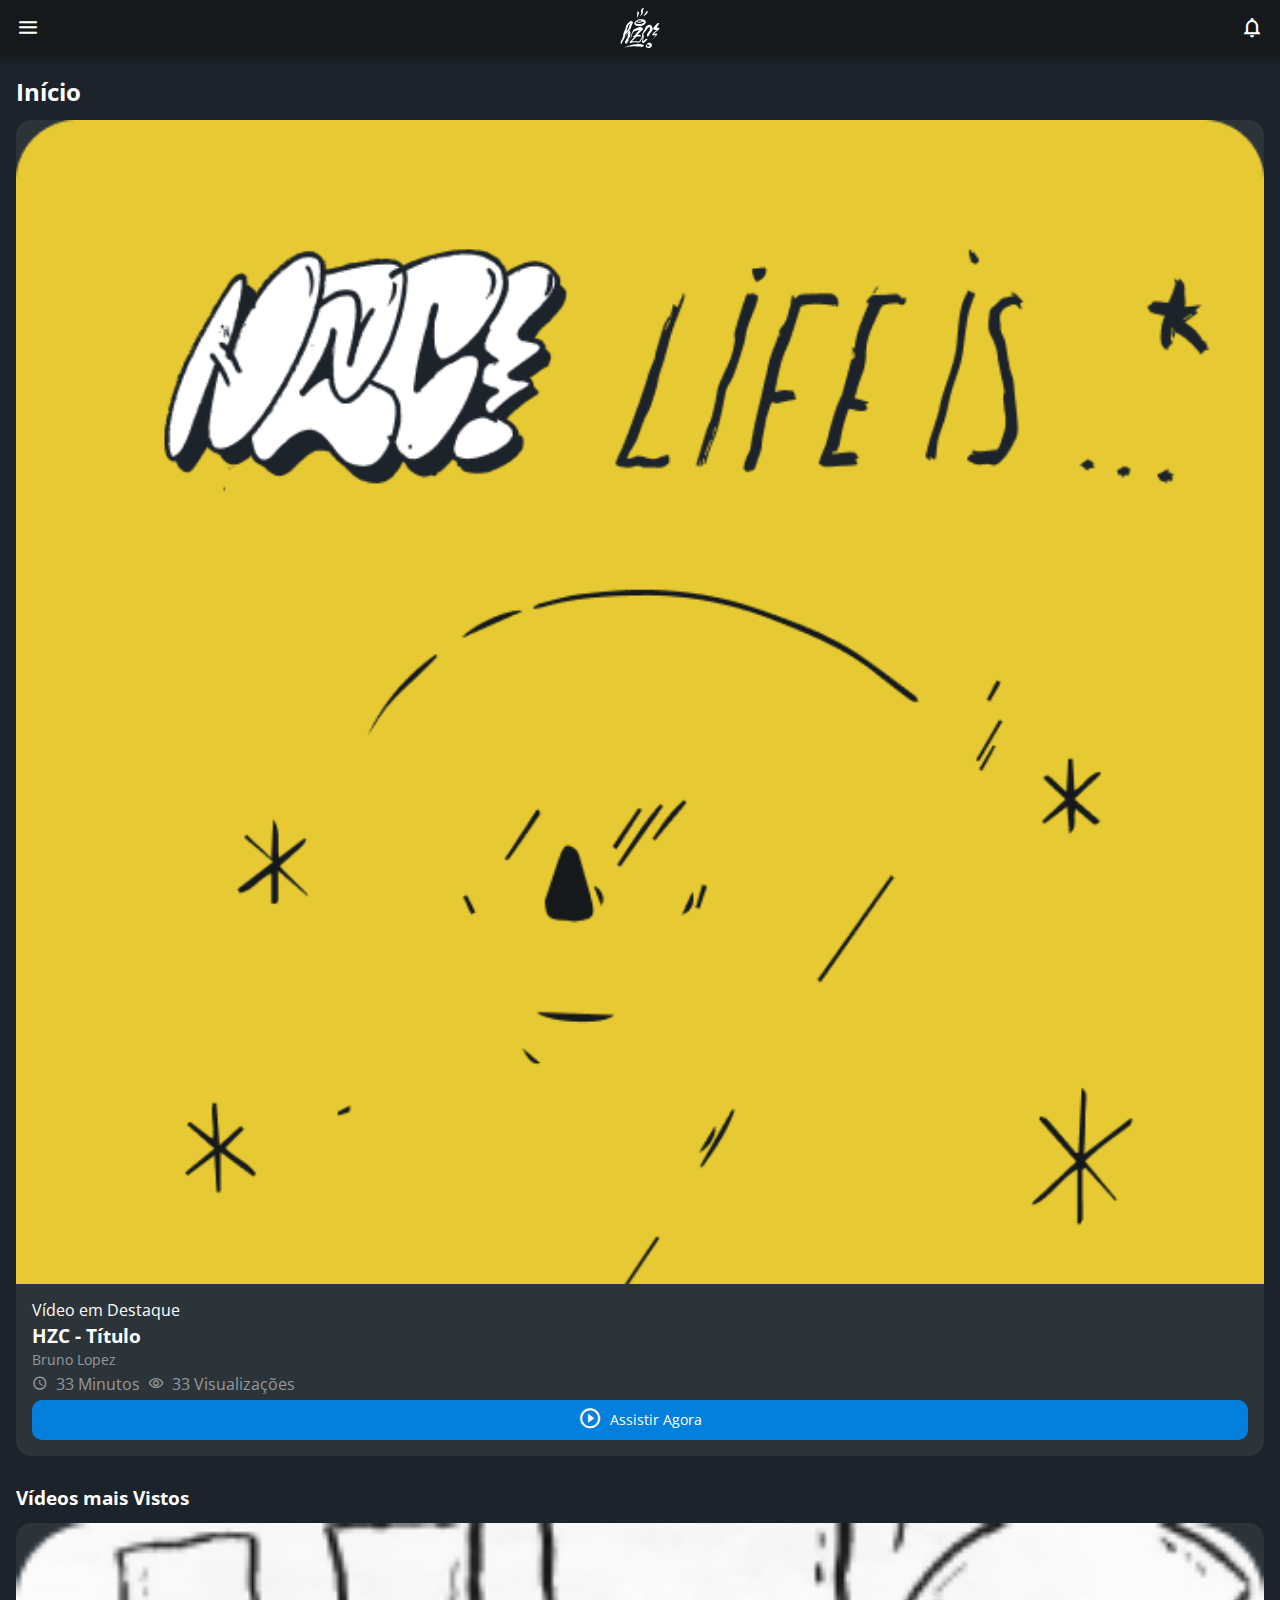
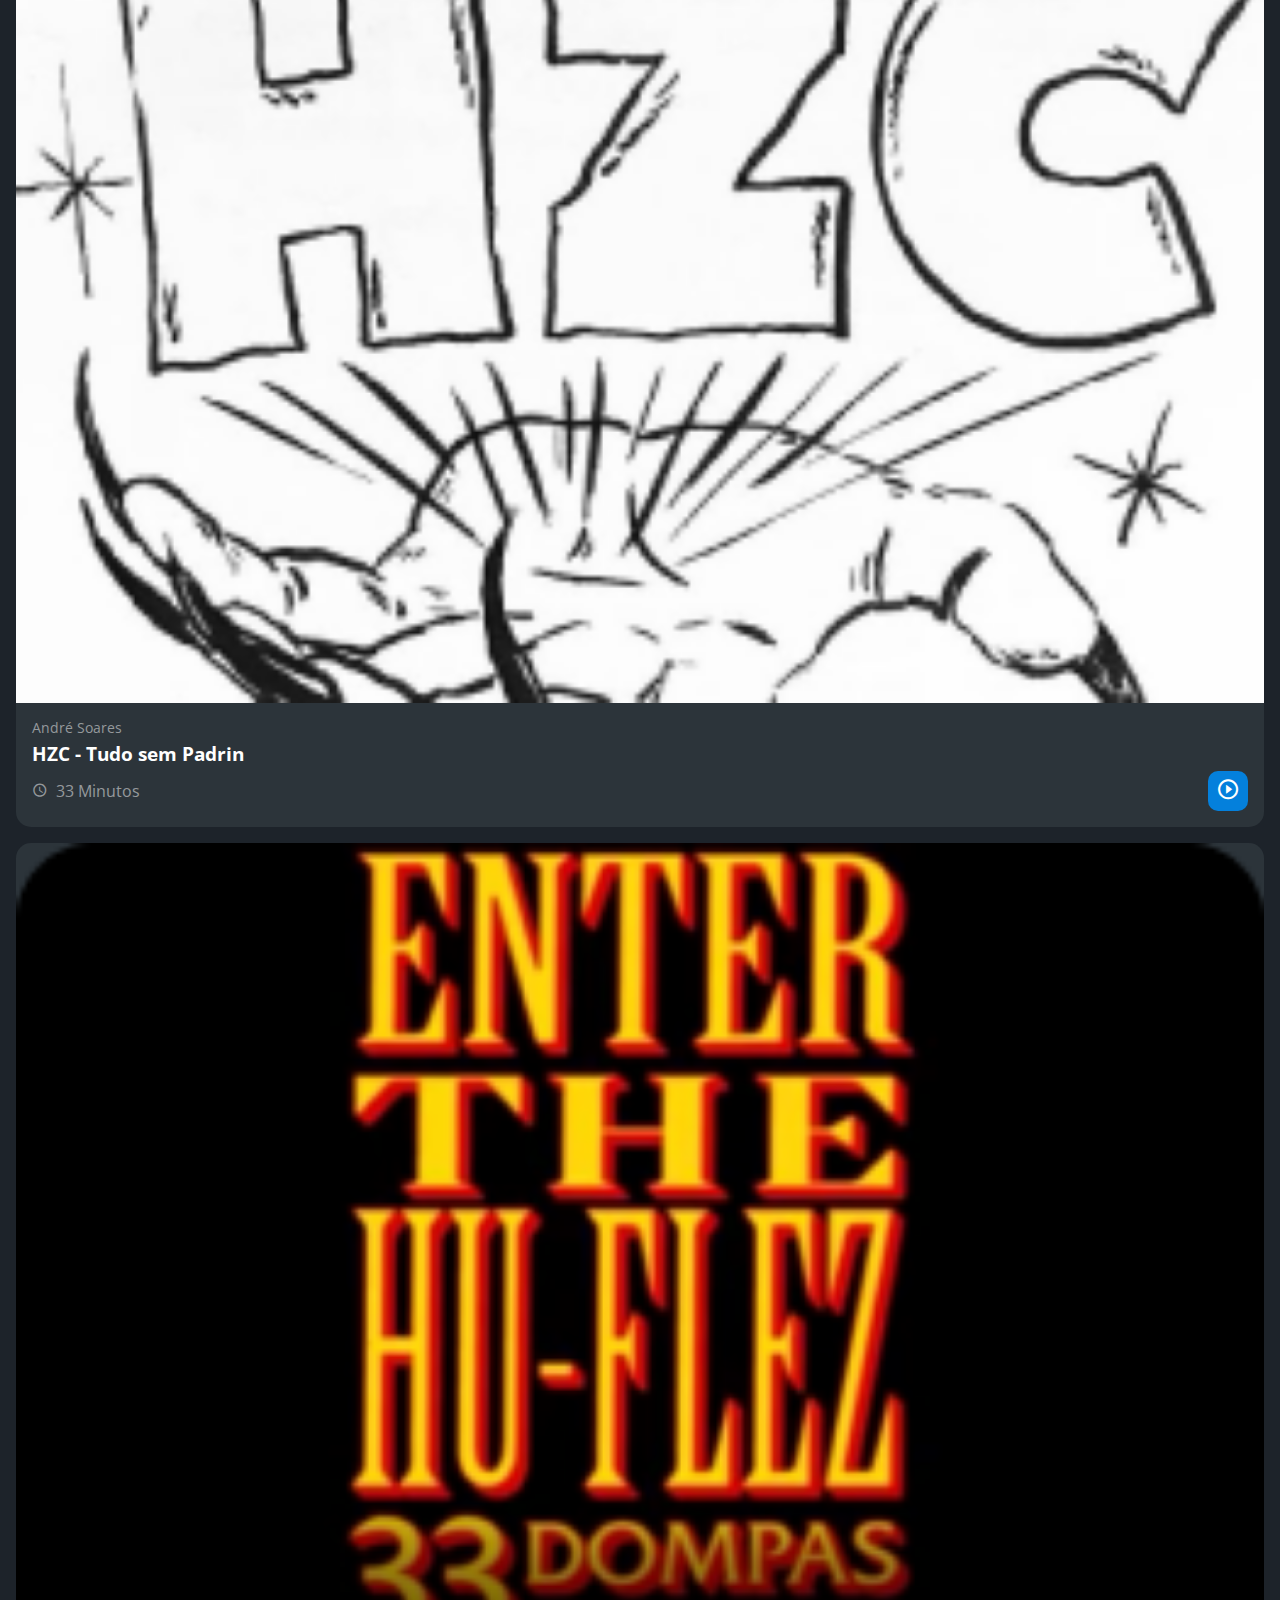
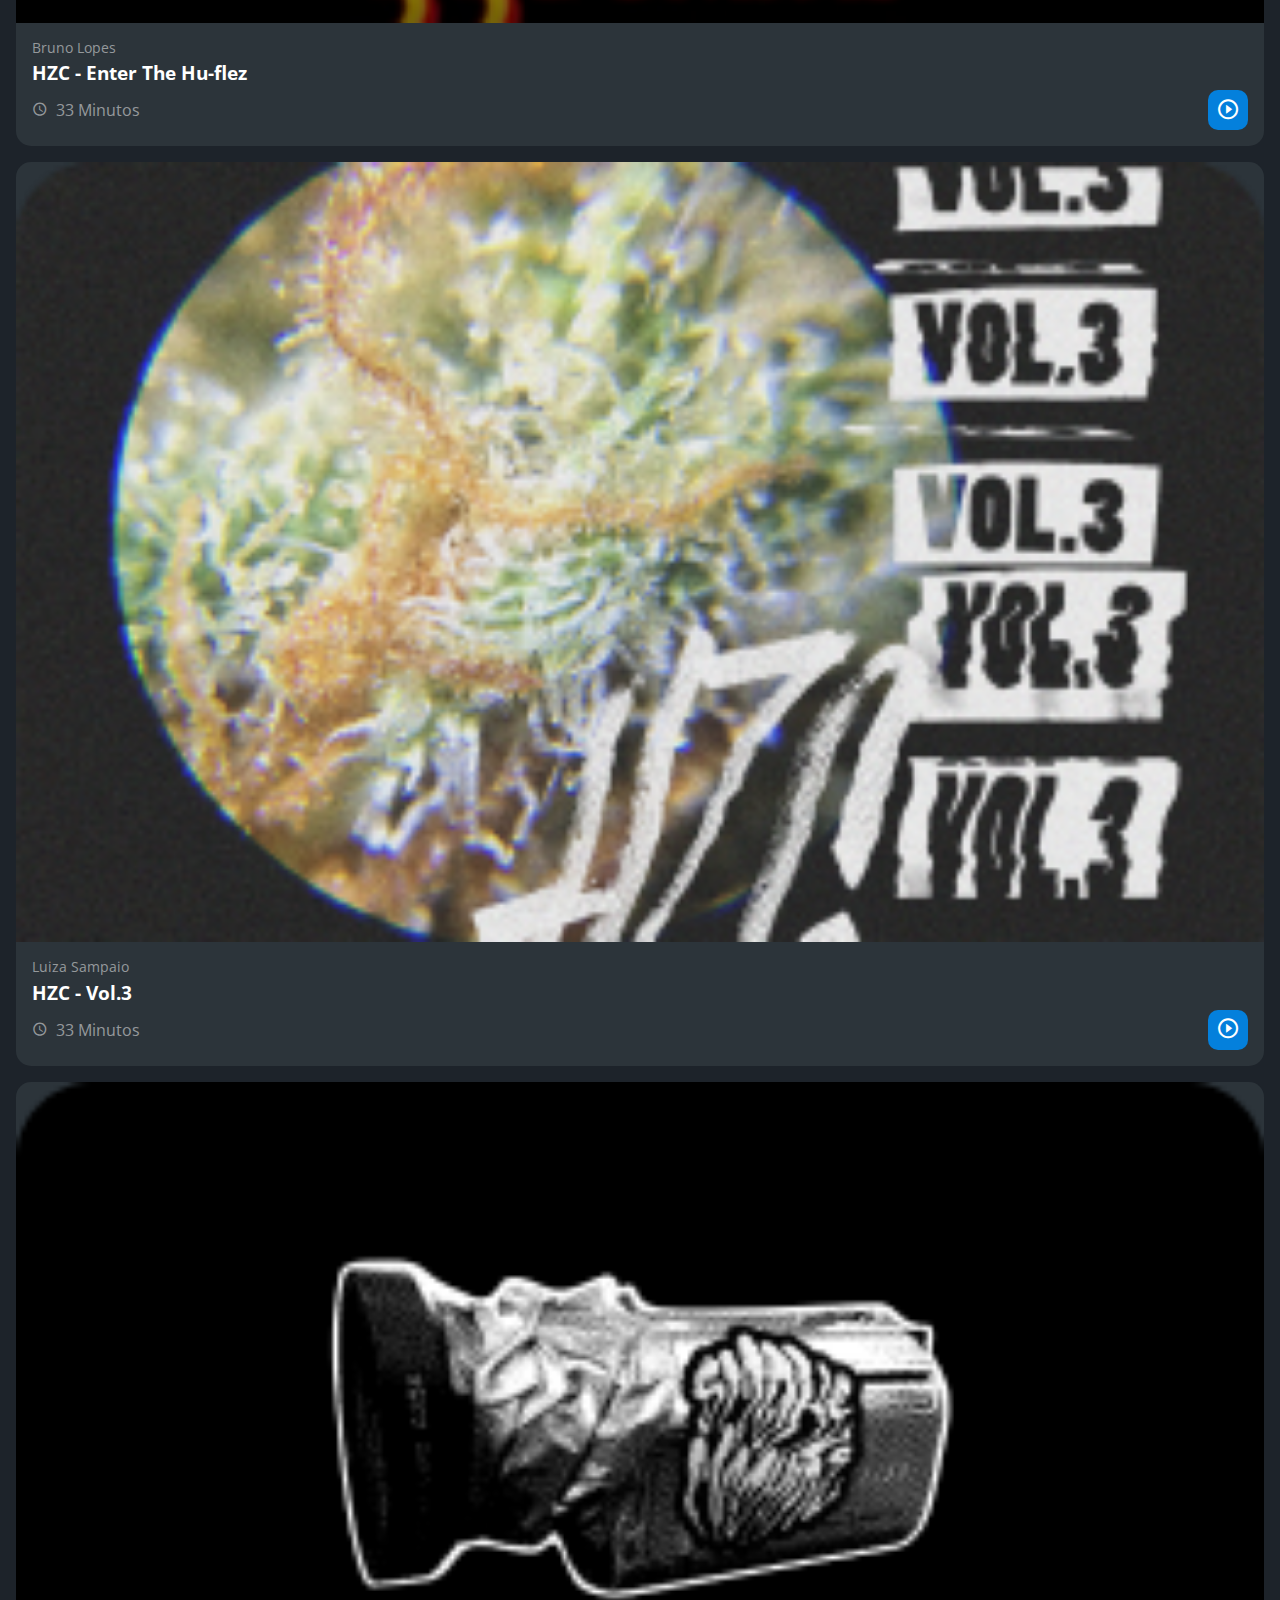
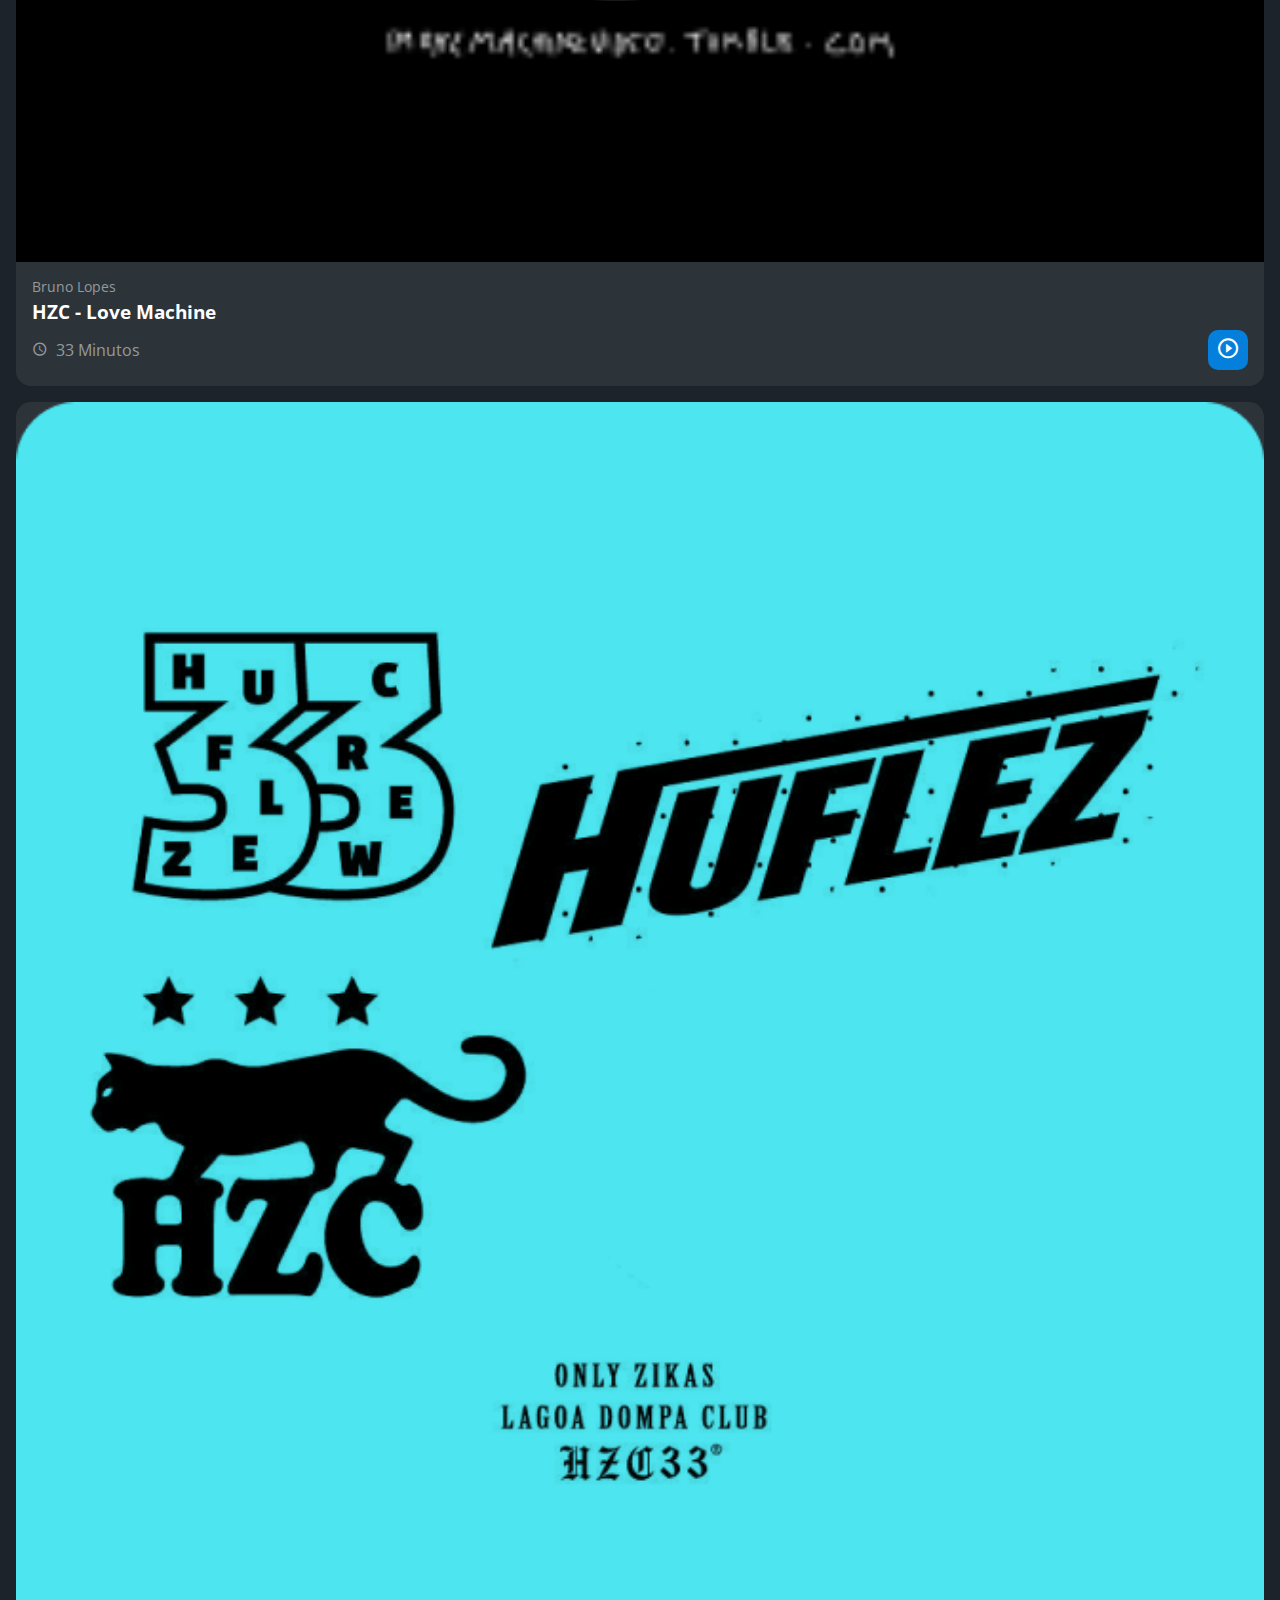
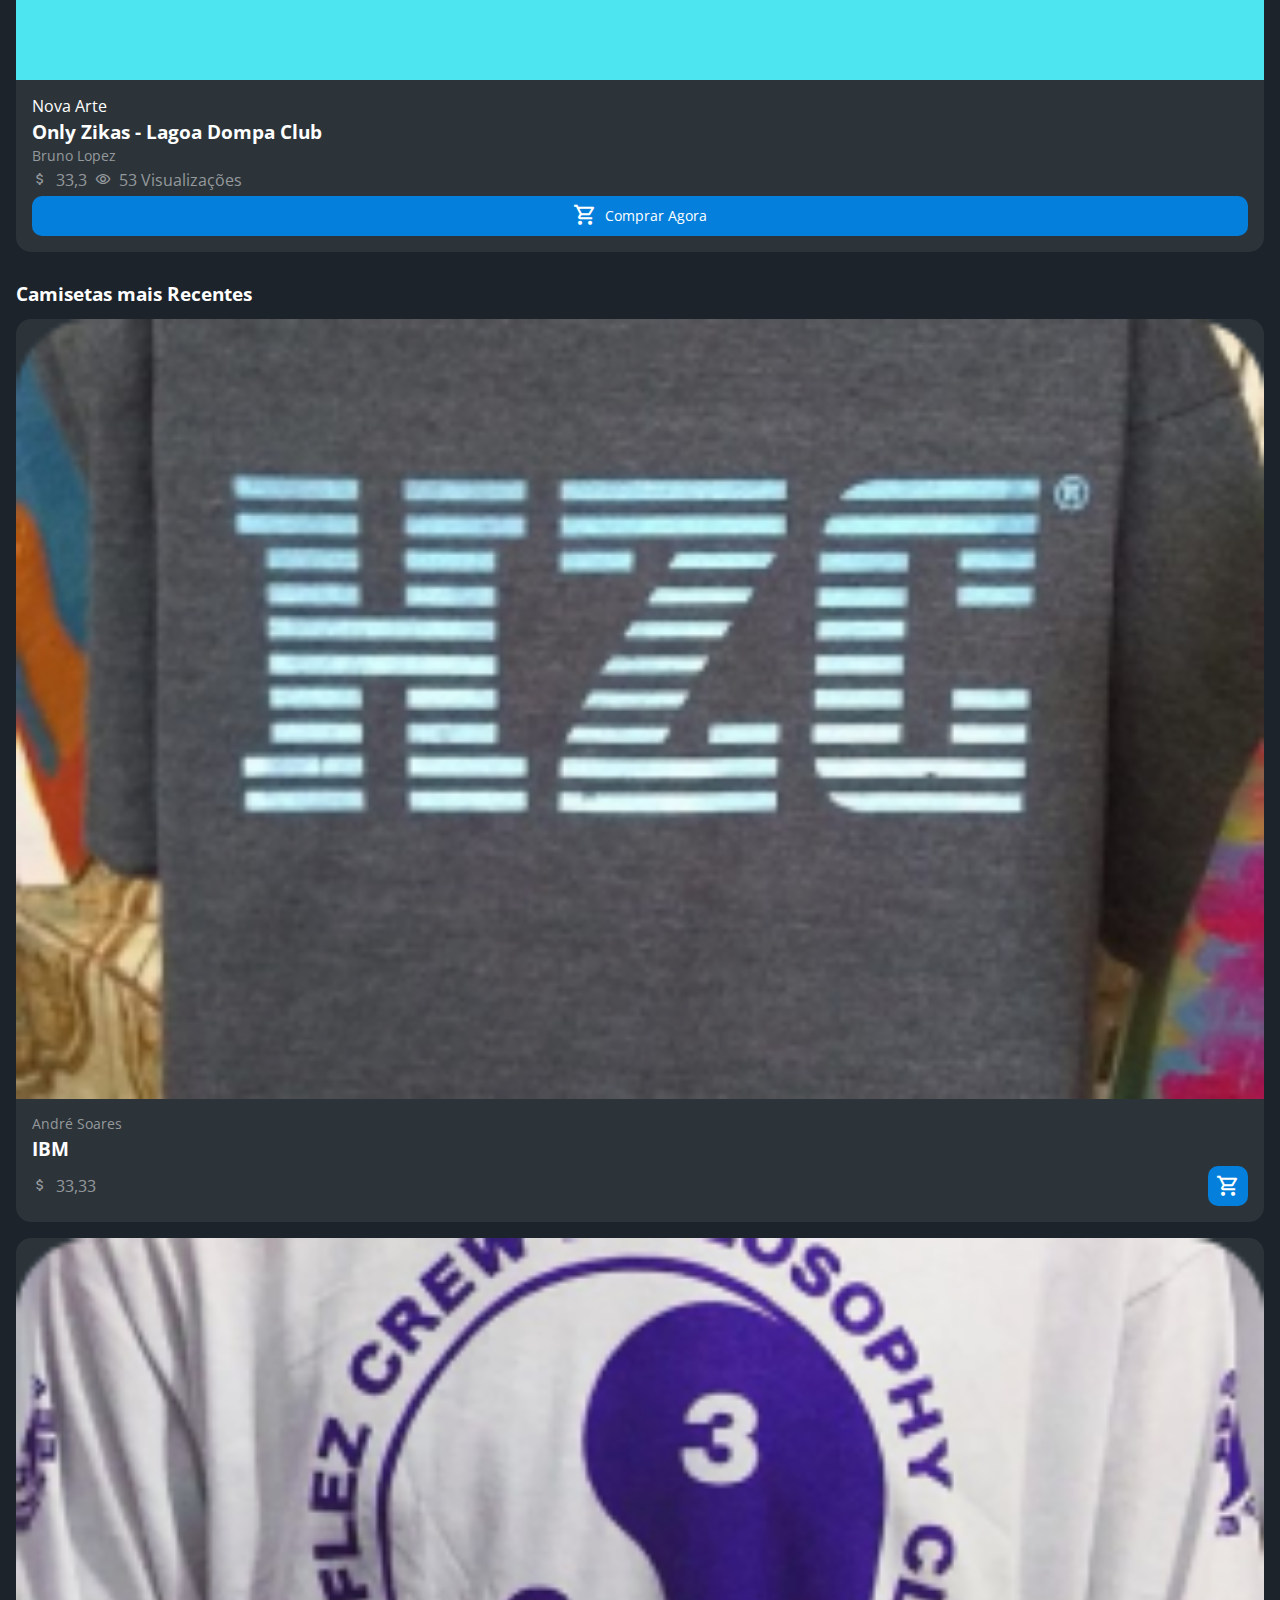
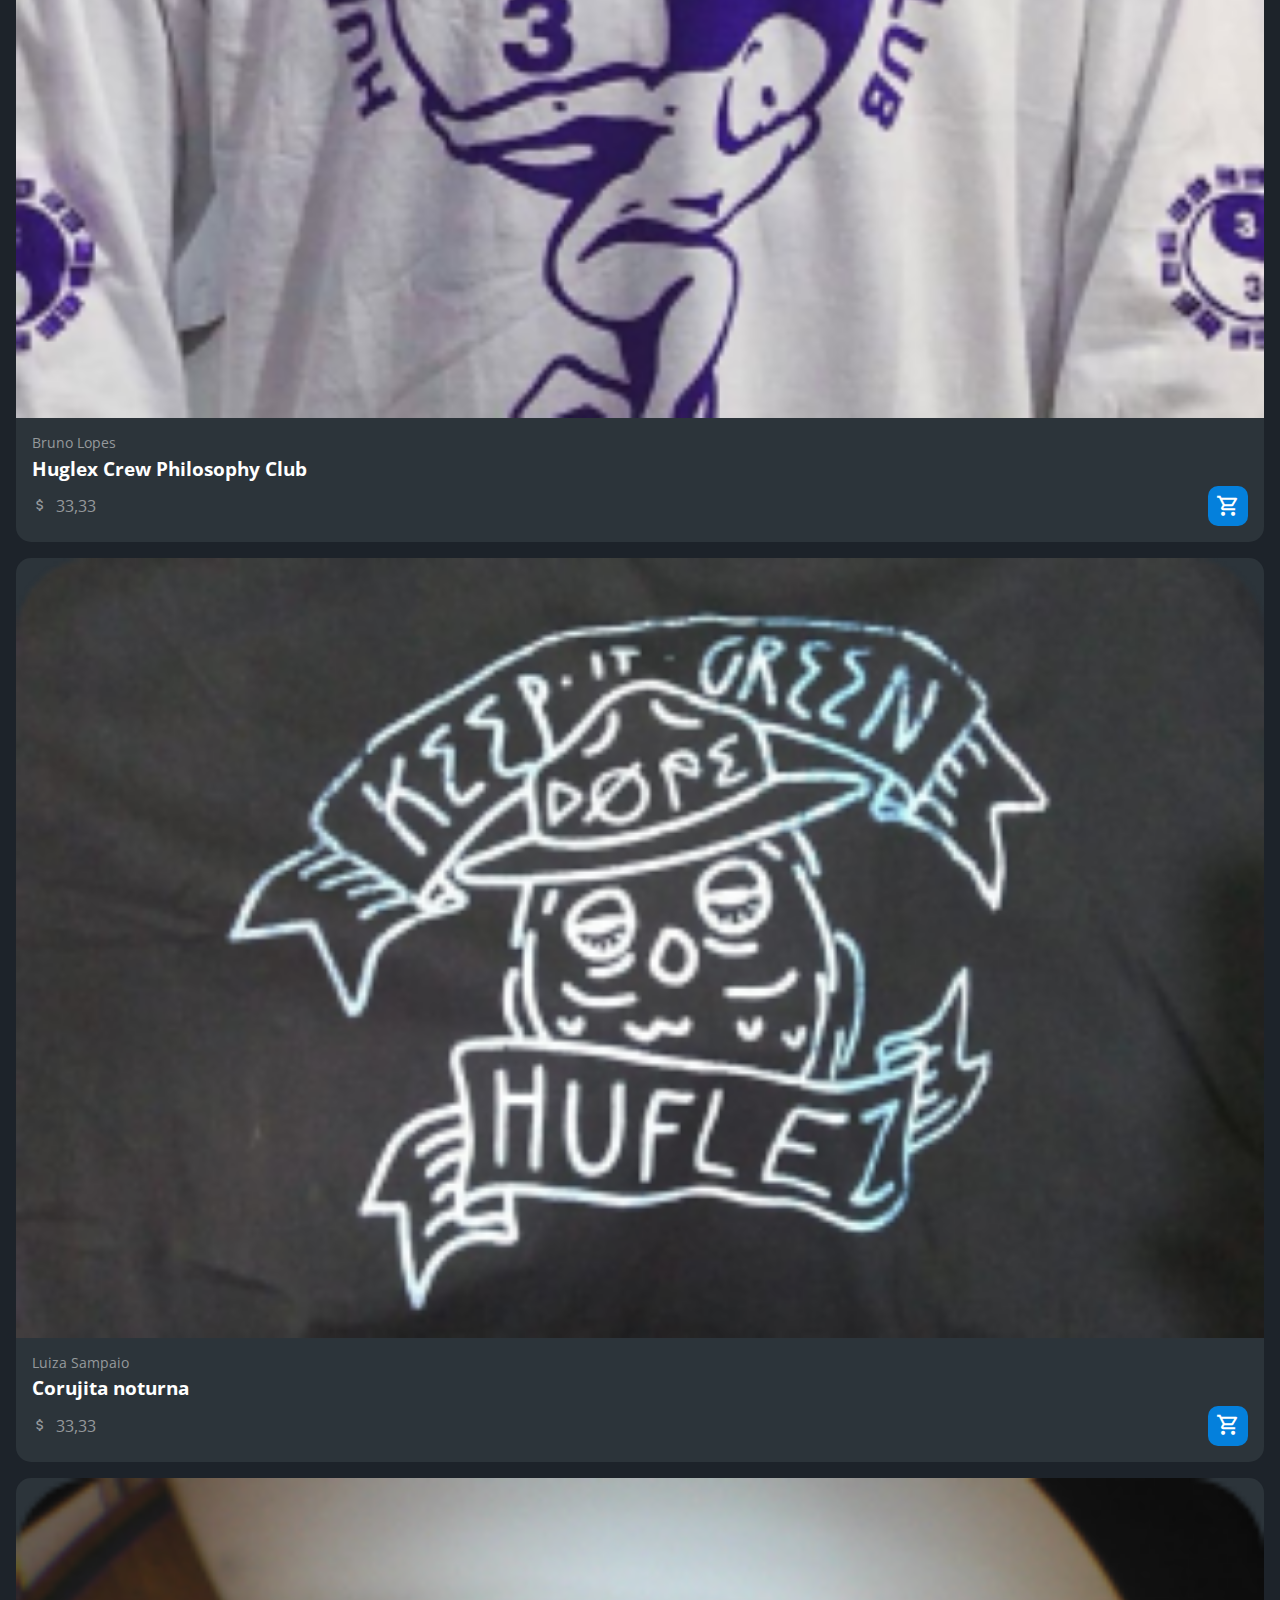
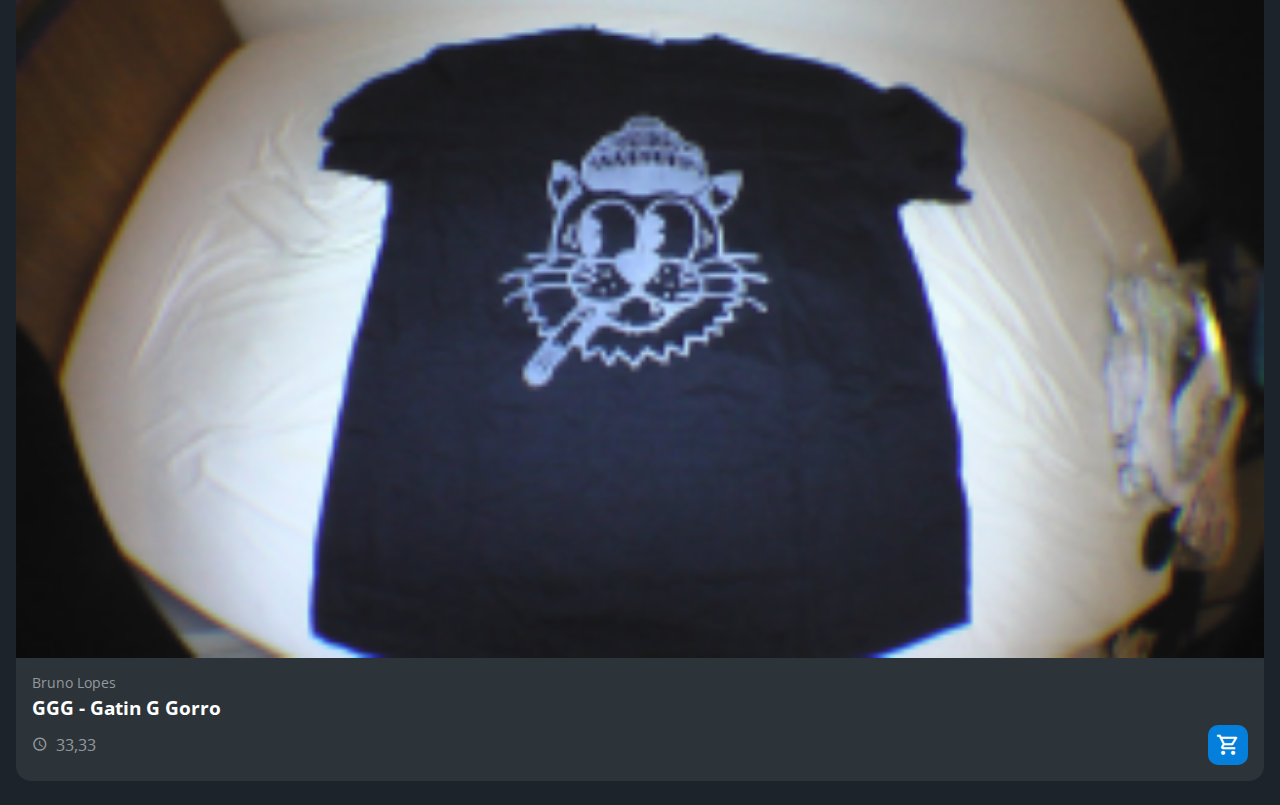
<file: index.html>
<!DOCTYPE html>
<html lang="pt-br">
<head>
    <meta charset="UTF-8">
    <meta http-equiv="X-UA-Compatible" content="IE=edge">
    <meta name="viewport" content="width=device-width, initial-scale=1.0">
    <title>HZC - Home</title>
    <link rel="preconnect" href="https://fonts.googleapis.com">
    <link rel="preconnect" href="https://fonts.gstatic.com" crossorigin>
    <link rel="stylesheet" href="https://fonts.googleapis.com/css2?family=Open+Sans:wght@400;600;700&display=swap">
    <link rel="stylesheet" href="assets/css/reset.css">
    <link rel="stylesheet" href="assets/css/estilos.css">
</head>
<body>
    <header class="cabecalho">
        <button class="cabecalho__menu" aria-label="menu"><i></i></button>
        <img src="assets/img/logo.svg" alt="HZC LOGO" class="cabecalho__logo">
        <p class="cabecalho__perfil"> Bruno Lopes </p>
        <button class="cabecalho__notificacao" aria-label="notificação"><i></i></button>
    </header>
    <nav class="menu-lateral">
        <img src="assets/img/logo.svg"  alt="logotipo da HZC" class="menu-lateral__logo">
        <a href="index.html" class="menu-lateral__link menu-lateral__link--inicio menu-lateral__link--ativo" id="inicio">Início</a>
        <a href="#" class="menu-lateral__link menu-lateral__link--videos menu-lateral__link--ativo">Vídeos</a>
        <a href="picos.html" class="menu-lateral__link menu-lateral__link--picos menu-lateral__link--ativo">Picos</a>
        <a href="#" class="menu-lateral__link menu-lateral__link--integrantes menu-lateral__link--ativo">Integrantes</a>
        <a href="#" class="menu-lateral__link menu-lateral__link--camisas menu-lateral__link--ativo">Camisas</a>
        <a href="#" class="menu-lateral__link menu-lateral__link--pinturas menu-lateral__link--ativo">Pinturas</a>
    </nav>
    <main class="principal">
        <h2 class="titulo-pagina">Início</h2>
        <article class="cartao cartao--destaque destaque-video">
            <img src="assets/img/banner-mobile_1.png" alt="Banner do Cartao" class="cartao__imagem cartao__imagem--mobile">
            <img src="assets/img/banner_1.png" alt="Banner do Cartao" class="cartao__imagem cartao__imagem--desktop">
            <div class="cartao__conteudo">
                <p class="cartao__destaque">Vídeo em Destaque</p>
                <h3 class="cartao__titulo">HZC - Título</h3>
                <p class="cartao__perfil">Bruno Lopez</p>
                <p class="cartao__info cartao__info--tempo">33 Minutos</p>
                <p class="cartao__info cartao__info--visualizacao">33 Visualizações</p>
                <button class="cartao__botao cartao__botao--play cartao__botao--destaque">Assistir Agora</button>
            </div>
        </article>
        <article class="cartao cartao--recentes videos-recentes">
            <h3 class="cartao__titulo"> Videos Recentes</h3>
            <a href="#" class="cartao__link"> Ver todos</a>
            <ul class="cartao__lista">
                <li class="cartao__item">
                    <img src="assets/img/miniatura_1.png" alt="Thumbnail" class="cartao__item-thumbnail">
                    <h4 class="cartao__item-titulo">HZC - Love Machine</h4>
                    <p class="cartao__item-perfil">Bruno Lopez</p>
                </li>
                <li class="cartao__item">
                    <img src="assets/img/miniatura_1.png" alt="Thumbnail" class="cartao__item-thumbnail">
                    <h4 class="cartao__item-titulo">HZC - Love Machine</h4>
                    <p class="cartao__item-perfil">Bruno Lopez</p>
                </li>
                <li class="cartao__item">
                    <img src="assets/img/miniatura_1.png" alt="Thumbnail" class="cartao__item-thumbnail">
                    <h4 class="cartao__item-titulo">HZC - Love Machine</h4>
                    <p class="cartao__item-perfil">Bruno Lopez</p>
                </li>
                <li class="cartao__item">
                    <img src="assets/img/miniatura_1.png" alt="Thumbnail" class="cartao__item-thumbnail">
                    <h4 class="cartao__item-titulo">HZC - Love Machine</h4>
                    <p class="cartao__item-perfil">Bruno Lopez</p>
                </li>
                <li class="cartao__item">
                    <img src="assets/img/miniatura_1.png" alt="Thumbnail" class="cartao__item-thumbnail">
                    <h4 class="cartao__item-titulo">HZC - Love Machine</h4>
                    <p class="cartao__item-perfil">Bruno Lopez</p>
                </li>
            </ul>
        </article>
        <section class="secao secao-videos">
            <h3 class="titulo-secao">Vídeos mais Vistos</h3>
            <article class="cartao">
                <img src="assets/img/video_1.png" alt="Banner do Cartao" class="cartao__imagem">
                <div class="cartao__conteudo">
                    <p class="cartao__perfil"> André Soares</p>
                    <h3 class="cartao__titulo">HZC - Tudo sem Padrin</h3>
                    <p class="cartao__info cartao__info--tempo">33 Minutos</p>
                    <button class="cartao__botao cartao__botao--play " aria-label="Assistir Video"></button>
                </div>
            </article>
            <article class="cartao">
                <img src="assets/img/video_2.png" alt="Banner do Cartao" class="cartao__imagem">
                <div class="cartao__conteudo">
                    <p class="cartao__perfil"> Bruno Lopes </p>
                    <h3 class="cartao__titulo">HZC - Enter The Hu-flez</h3>
                    <p class="cartao__info cartao__info--tempo">33 Minutos</p>
                    <button class="cartao__botao cartao__botao--play " aria-label="Assistir Video"></button>
                </div>
            </article>
            <article class="cartao ">
                <img src="assets/img/video_3.png" alt="Banner do Cartao" class="cartao__imagem">
                <div class="cartao__conteudo">
                    <p class="cartao__perfil"> Luiza Sampaio</p>
                    <h3 class="cartao__titulo">HZC - Vol.3</h3>
                    <p class="cartao__info cartao__info--tempo">33 Minutos</p>
                    <button class="cartao__botao cartao__botao--play " aria-label="Assistir Video"></button>
                </div>
            </article>
            <article class="cartao">
                <img src="assets/img/video_4.png" alt="Banner do Cartao" class="cartao__imagem">
                <div class="cartao__conteudo">
                    <p class="cartao__perfil"> Bruno Lopes</p>
                    <h3 class="cartao__titulo">HZC - Love Machine</h3>
                    <p class="cartao__info cartao__info--tempo">33 Minutos</p>
                    <button class="cartao__botao cartao__botao--play " aria-label="Assistir Video"></button>
                </div>
            </article>
        </section>
        <article class="cartao cartao--recentes produtos-recentes ">
            <h3 class="cartao__titulo"> Novas artes</h3>
            <a href="#" class="cartao__link"></a>
            <ul class="cartao__lista">
                <li class="cartao__item">
                    <img src="assets/img/miniatura_1.png" alt="Thumbnail" class="cartao__item-thumbnail">
                    <h4 class="cartao__item-titulo">HZC - Love Machine</h4>
                    <p class="cartao__item-perfil">Bruno Lopez</p>
                </li>
                <li class="cartao__item">
                    <img src="assets/img/miniatura_1.png" alt="Thumbnail" class="cartao__item-thumbnail">
                    <h4 class="cartao__item-titulo">HZC - Love Machine</h4>
                    <p class="cartao__item-perfil">Bruno Lopez</p>
                </li>
                <li class="cartao__item">
                    <img src="assets/img/miniatura_1.png" alt="Thumbnail" class="cartao__item-thumbnail">
                    <h4 class="cartao__item-titulo">HZC - Love Machine</h4>
                    <p class="cartao__item-perfil">Bruno Lopez</p>
                </li>
                <li class="cartao__item">
                    <img src="assets/img/miniatura_1.png" alt="Thumbnail" class="cartao__item-thumbnail">
                    <h4 class="cartao__item-titulo">HZC - Love Machine</h4>
                    <p class="cartao__item-perfil">Bruno Lopez</p>
                </li>
                <li class="cartao__item">
                    <img src="assets/img/miniatura_1.png" alt="Thumbnail" class="cartao__item-thumbnail">
                    <h4 class="cartao__item-titulo">HZC - Love Machine</h4>
                    <p class="cartao__item-perfil">Bruno Lopez</p>
                </li>
            </ul>
        </article>
        <article class="cartao cartao--destaque destaque-produtos">
            <img src="assets/img/banner-mobile_2.png" alt="Banner do Cartao" class="cartao__imagem cartao__imagem--mobile">
            <img src="assets/img/banner_2.png" alt="Banner do Cartao" class="cartao__imagem cartao__imagem--desktop">
            <div class="cartao__conteudo">
                <p class="cartao__destaque">Nova Arte</p>
                <h3 class="cartao__titulo">Only Zikas - Lagoa Dompa Club</h3>
                <p class="cartao__perfil">Bruno Lopez</p>
                <p class="cartao__info cartao__info--cifra">33,3</p>
                <p class="cartao__info cartao__info--visualizacao">53 Visualizações</p>
                <button class="cartao__botao cartao__botao--compra cartao__botao--destaque"> Comprar Agora</button>
            </div>
        </article>
        <section class="secao secao-produtos">
            <h3 class="titulo-secao">Camisetas mais Recentes</h3>
            <article class="cartao">
                <img src="assets/img/produto_1.png" alt="Banner do Cartao" class="cartao__imagem">
                <div class="cartao__conteudo">
                    <p class="cartao__perfil"> André Soares</p>
                    <h3 class="cartao__titulo">IBM</h3>
                    <p class="cartao__info cartao__info--cifra">33,33</p>
                    <button class="cartao__botao cartao__botao--compra " aria-label="Assistir Video"></button>
                </div>
            </article>
            <article class="cartao">
                <img src="assets/img/produto_2.png" alt="Banner do Cartao" class="cartao__imagem">
                <div class="cartao__conteudo">
                    <p class="cartao__perfil"> Bruno Lopes</p>
                    <h3 class="cartao__titulo">Huglex Crew Philosophy Club</h3>
                    <p class="cartao__info cartao__info--cifra">33,33 </p>
                    <button class="cartao__botao cartao__botao--compra " aria-label="Assistir Video"></button>
                </div>
            </article>
            <article class="cartao">
                <img src="assets/img/produto_3.png" alt="Banner do Cartao" class="cartao__imagem">
                <div class="cartao__conteudo">
                    <p class="cartao__perfil"> Luiza Sampaio </p>
                    <h3 class="cartao__titulo">Corujita noturna</h3>
                    <p class="cartao__info cartao__info--cifra">33,33 </p>
                    <button class="cartao__botao cartao__botao--compra " aria-label="Assistir Video"></button>
                </div>
            </article>
            <article class="cartao">
                <img src="assets/img/produto_4.png" alt="Banner do Cartao" class="cartao__imagem">
                <div class="cartao__conteudo">
                    <p class="cartao__perfil"> Bruno Lopes </p>
                    <h3 class="cartao__titulo">GGG - Gatin G Gorro</h3>
                    <p class="cartao__info cartao__info--tempo">33,33</p>
                    <button class="cartao__botao cartao__botao--compra " aria-label="Assistir Video"></button>
                </div>
            </article>
        </section>
    </main>
    <script src="index.js"></script>
</body>
</html>
</file>
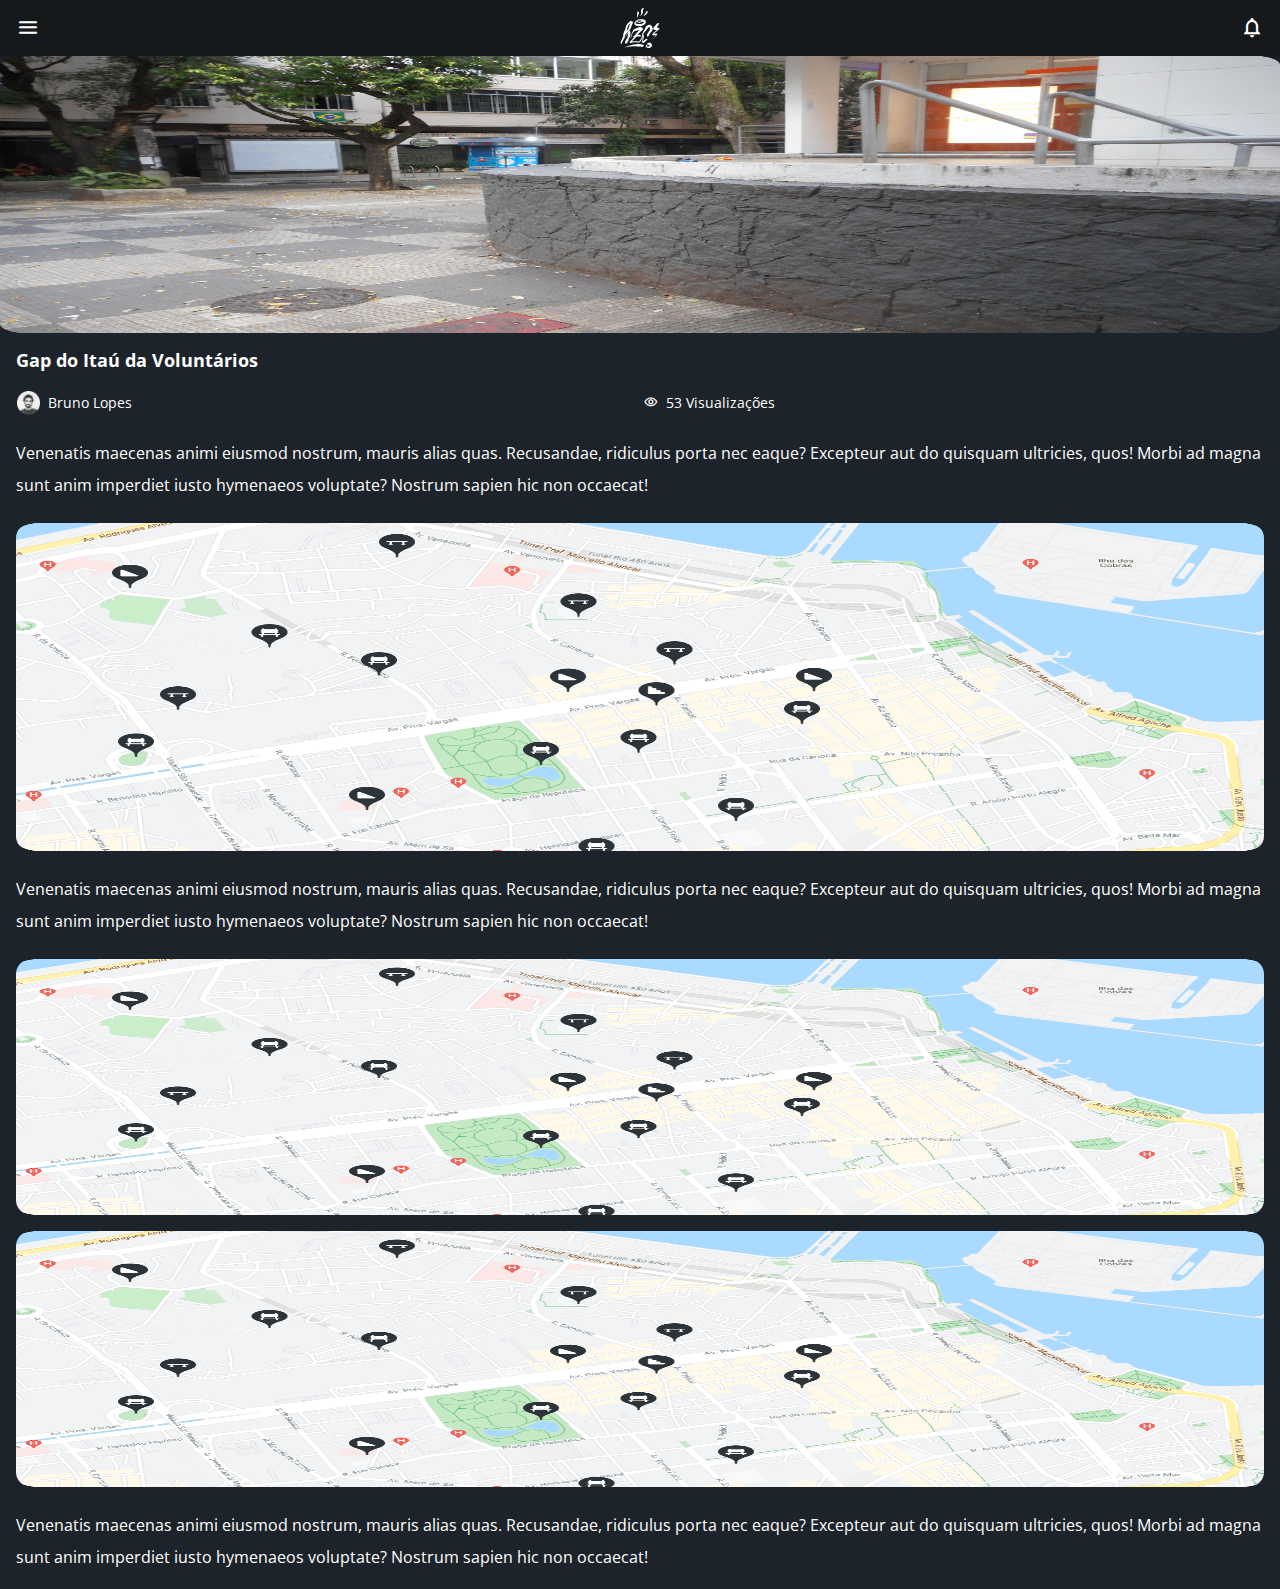
<file: pico.html>
<!DOCTYPE html>
<html lang="pt-br">
    <head>
        <meta charset="UTF-8">
        <meta http-equiv="X-UA-Compatible" content="IE=edge">
        <meta name="viewport" content="width=device-width, initial-scale=1.0">
        <title>HZC - Pico Itaú</title>
        <link rel="preconnect" href="https://fonts.googleapis.com">
        <link rel="preconnect" href="https://fonts.gstatic.com" crossorigin>
        <link rel="stylesheet" href="https://fonts.googleapis.com/css2?family=Open+Sans:wght@400;600;700&display=swap">
        <link rel="stylesheet" href="assets/css/reset.css">
        <link rel="stylesheet" href="assets/css/estilos.css">
    </head>
<body>
    <header class="cabecalho">
        <button class="cabecalho__menu" aria-label="menu"><i></i></button>
        <img src="assets/img/logo.svg" alt="HZC LOGO" class="cabecalho__logo">
        <p class="cabecalho__perfil"> Bruno Lopes </p>
        <button class="cabecalho__notificacao" aria-label="notificação"><i></i></button>
    </header>
    <nav class="menu-lateral">
        <img src="assets/img/logo.svg"  alt="logotipo da HZC" class="menu-lateral__logo">
        <a href="#" class="menu-lateral__link menu-lateral__link--inicio menu-lateral__link--ativo" >Início</a>
        <a href="#" class="menu-lateral__link menu-lateral__link--videos menu-lateral__link--ativo">Vídeos</a>
        <a href="picos.html" class="menu-lateral__link menu-lateral__link--picos menu-lateral__link--ativo" id="picos">Picos</a>
        <a href="#" class="menu-lateral__link menu-lateral__link--integrantes menu-lateral__link--ativo">Integrantes</a>
        <a href="#" class="menu-lateral__link menu-lateral__link--camisas menu-lateral__link--ativo">Camisas</a>
        <a href="#" class="menu-lateral__link menu-lateral__link--pinturas menu-lateral__link--ativo">Pinturas</a>
    </nav>
    <main class="principal-pico">
        <img src="assets/img/artigo_1.png" alt="Capa do Pico" class="imagem-capa">
        <article class="sobre__pico">
            <div class="sobre__conteudo">
                <h4 class="titulo-pagina--pico">Gap do Itaú da Voluntários</h4>
                <p class="cartao__info cartao__info--perfil">Bruno Lopes</p>
                <p class="cartao__info cartao__info--pico cartao__info--visualizacao">53 Visualizações</p>
                <p class="sobre__pico--texto">Venenatis maecenas animi eiusmod nostrum, mauris alias quas. Recusandae, ridiculus porta nec eaque? Excepteur aut do quisquam ultricies, quos! Morbi ad magna sunt anim imperdiet iusto hymenaeos voluptate? Nostrum sapien hic non occaecat!</p> 
                <img src="assets/img/mapa-picos.png" alt="localização do pico" class="mapa__localizacao">
                <p class="sobre__pico--texto">Venenatis maecenas animi eiusmod nostrum, mauris alias quas. Recusandae, ridiculus porta nec eaque? Excepteur aut do quisquam ultricies, quos! Morbi ad magna sunt anim imperdiet iusto hymenaeos voluptate? Nostrum sapien hic non occaecat!</p> 
                <div class="info-imagem">
                <img src="assets/img/mapa-picos.png" alt="localização do pico" class="sobre__imagem">
                <img src="assets/img/mapa-picos.png" alt="localização do pico" class="sobre__imagem">
                </div>
                <p class="sobre__pico--texto">Venenatis maecenas animi eiusmod nostrum, mauris alias quas. Recusandae, ridiculus porta nec eaque? Excepteur aut do quisquam ultricies, quos! Morbi ad magna sunt anim imperdiet iusto hymenaeos voluptate? Nostrum sapien hic non occaecat!</p> 
            </div>      
        </article>
        <section class="secao-similares">
            <h3 class="titulo-similares">Outros picos similares</h3>
            <article class="cartao__pico--similares">
                <img src="assets/img/artigo_1.png" alt="Banner do Cartao" class="cartao__imagem">
                <div class="cartao__conteudo">
                    <p class="cartao__perfil"> Luiza Sampaio</p>
                    <h3 class="cartao__titulo">Gap com mureta da Voluntários</h3>
                    <p class="cartao__info cartao__info--visualizacao">53 Visualizações</p>
                    <button class="cartao__botao cartao_botao--local" aria-label="Assistir Video"></button>
                </div>
            </article>
            <article class="cartao">
                <img src="assets/img/artigo_1.png" alt="Banner do Cartao" class="cartao__imagem">
                <div class="cartao__conteudo">
                    <p class="cartao__perfil"> André Soares</p>
                    <h3 class="cartao__titulo">HZC - Tudo sem Padrin</h3>
                    <p class="cartao__info cartao__info--tempo">33 Minutos</p>
                    <button class="cartao__botao  cartao_botao--local" aria-label="Assistir Video"></button>
                </div>
            </article>
            <article class="cartao">
                <img src="assets/img/artigo_1.png" alt="Banner do Cartao" class="cartao__imagem">
                <div class="cartao__conteudo">
                    <p class="cartao__perfil"> André Soares</p>
                    <h3 class="cartao__titulo">HZC - Tudo sem Padrin</h3>
                    <p class="cartao__info cartao__info--tempo">33 Minutos</p>
                    <button class="cartao__botao  cartao_botao--local" aria-label="Assistir Video"></button>
                </div>
            </article>
            <article class="cartao">
                <img src="assets/img/artigo_1.png" alt="Banner do Cartao" class="cartao__imagem">
                <div class="cartao__conteudo">
                    <p class="cartao__perfil"> André Soares</p>
                    <h3 class="cartao__titulo">HZC - Tudo sem Padrin</h3>
                    <p class="cartao__info cartao__info--tempo">33 Minutos</p>
                    <button class="cartao__botao cartao_botao--local" aria-label="Assistir Video"></button>
                </div>
            </article>
        </section> 
    </main>
    <script src="index.js"></script>
</body>
</html>
</file>
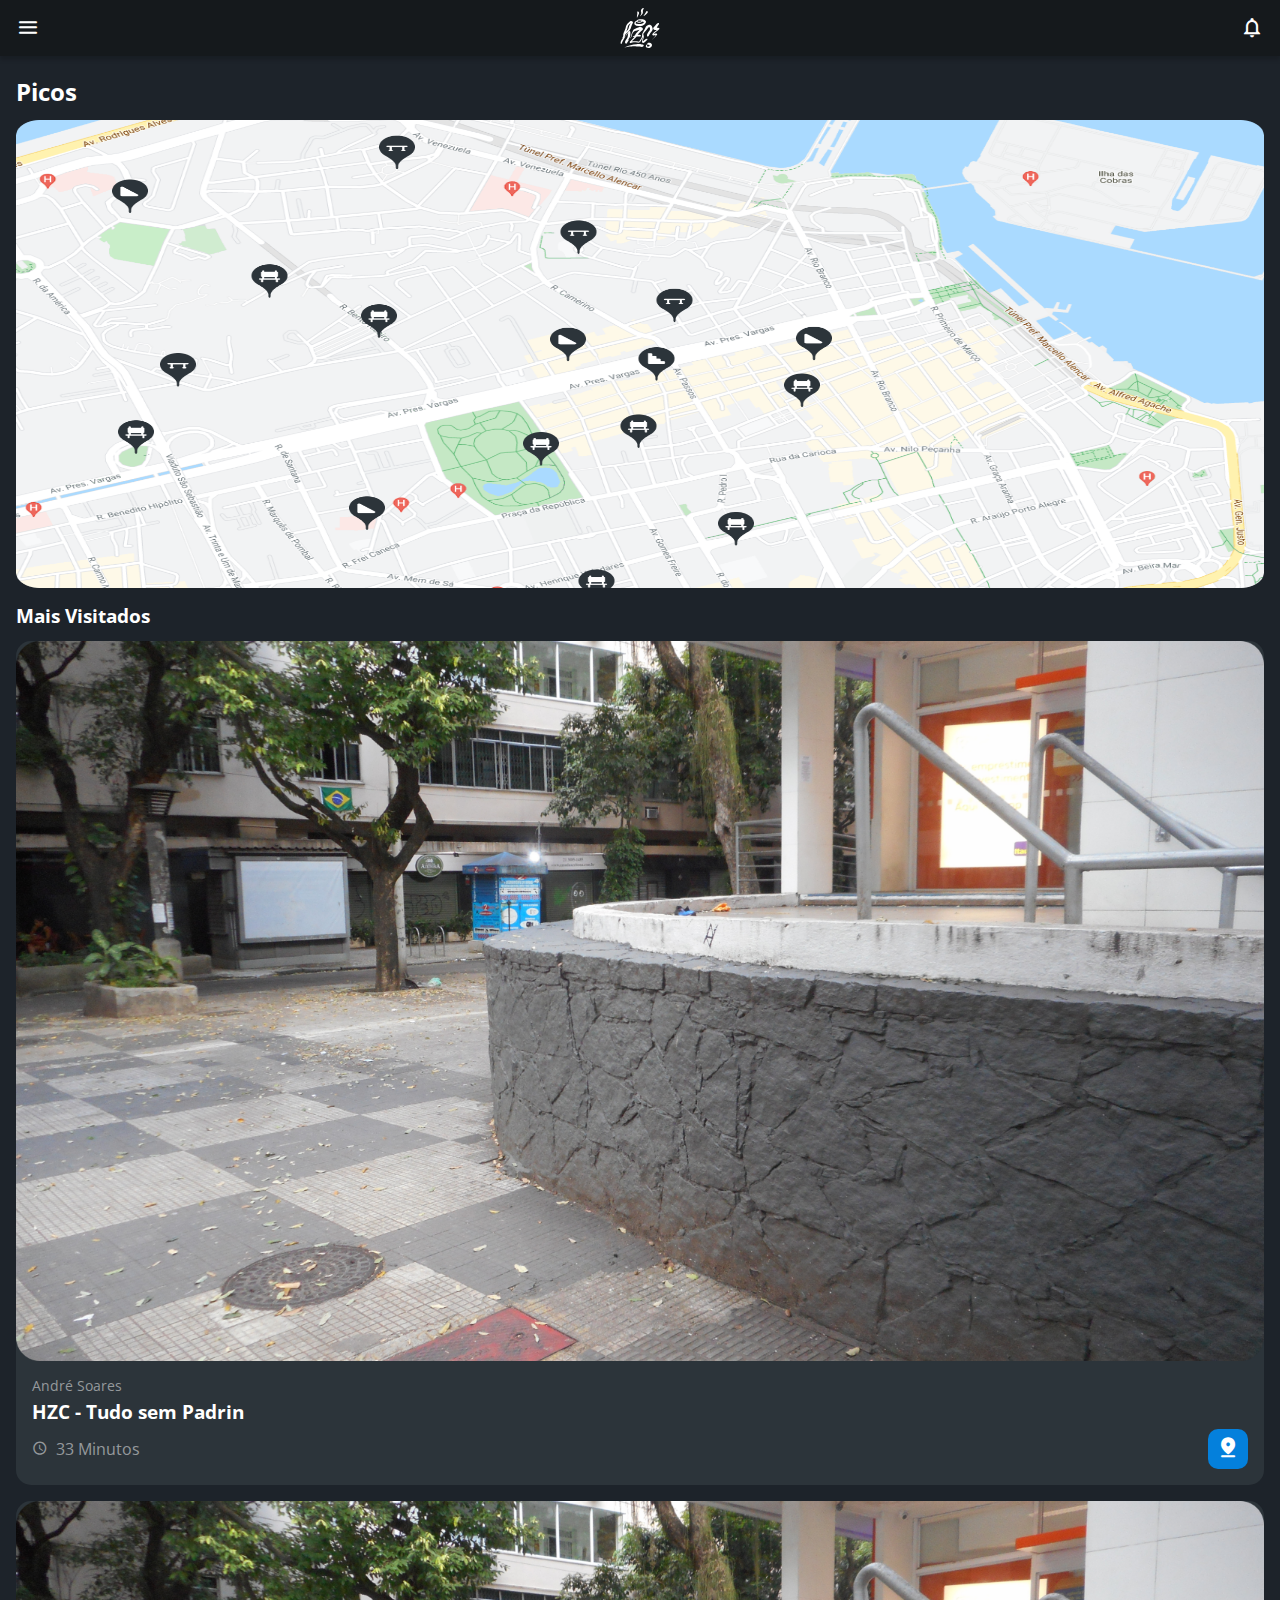
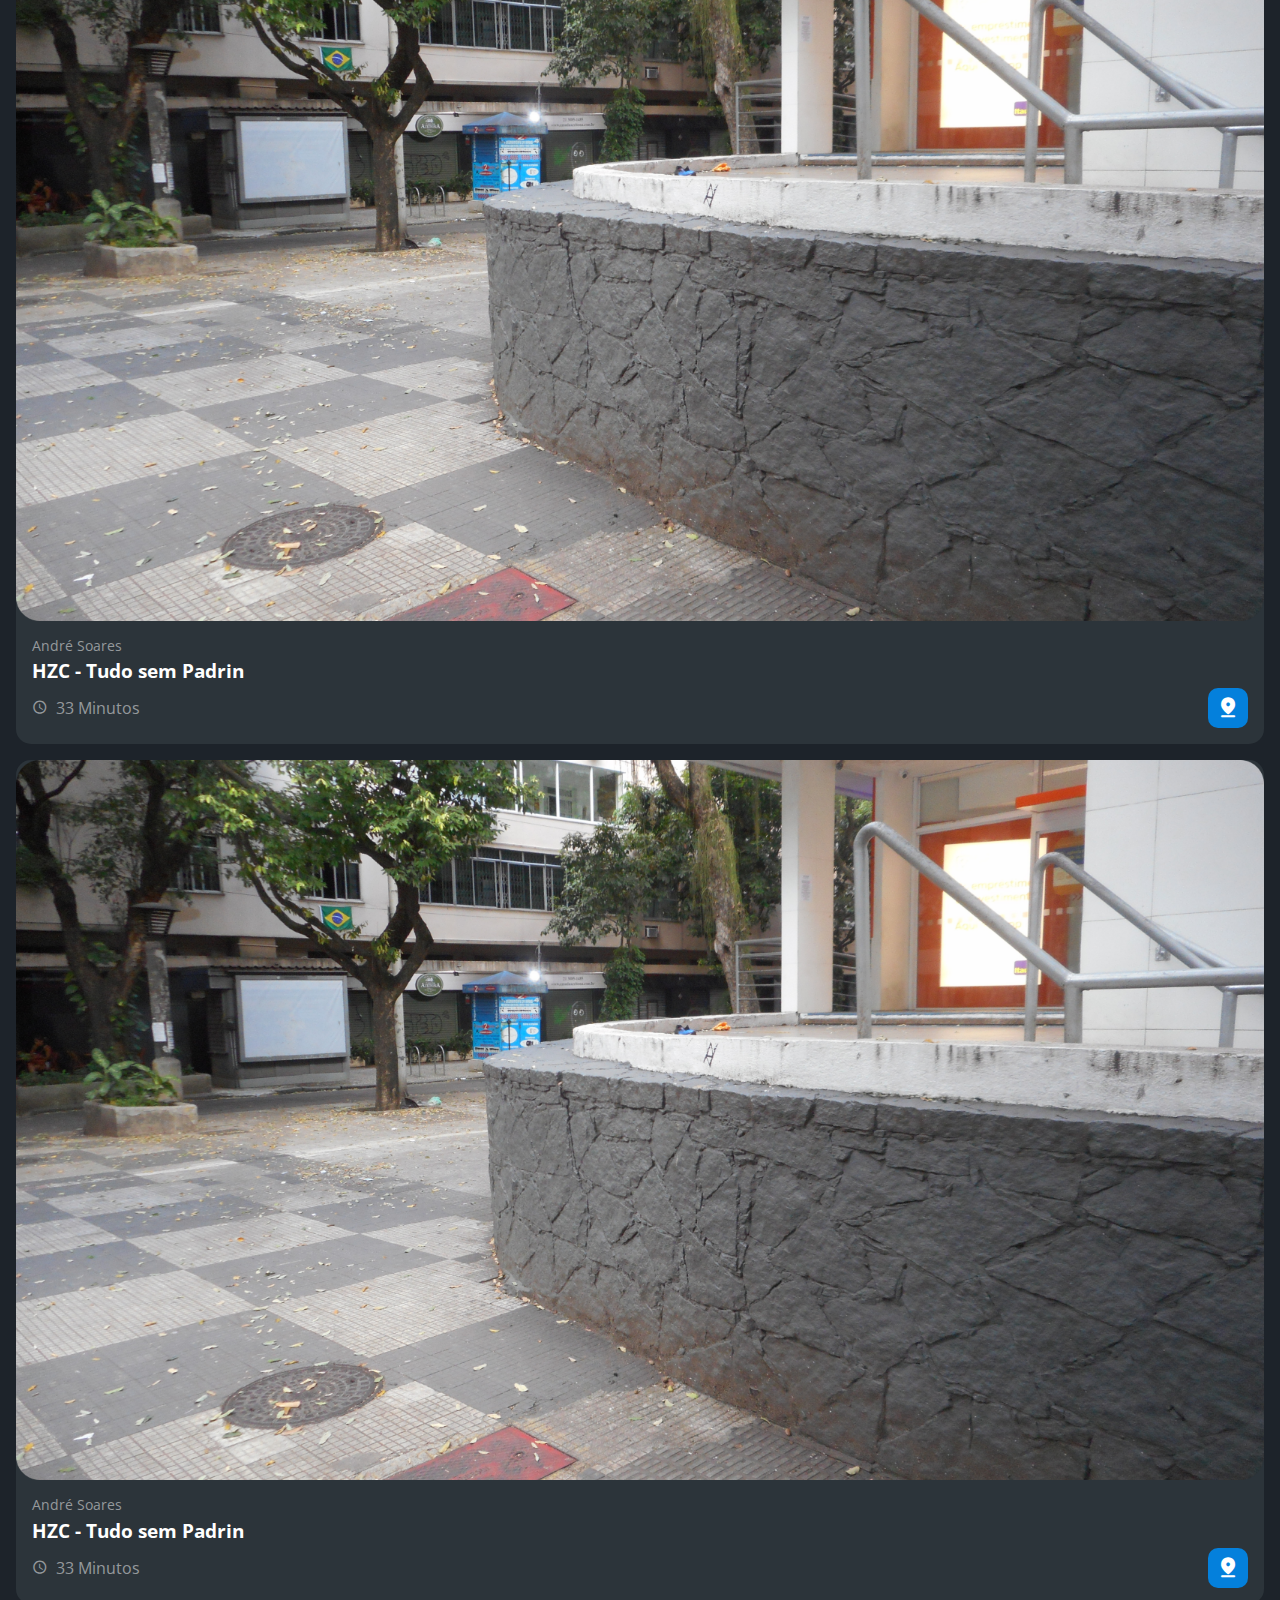
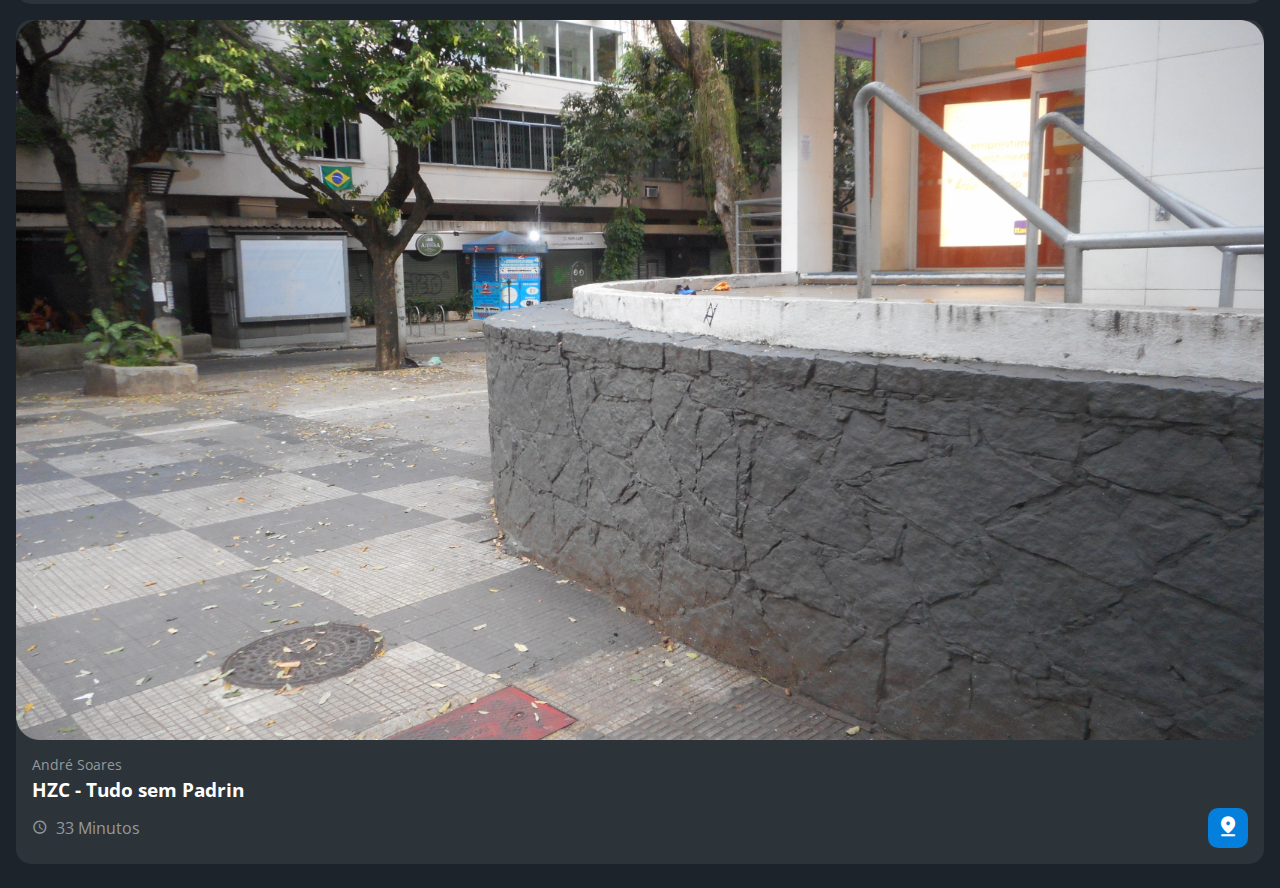
<file: picos.html>
<!DOCTYPE html>
<html lang="pt-br">
<head>
    <meta charset="UTF-8">
    <meta http-equiv="X-UA-Compatible" content="IE=edge">
    <meta name="viewport" content="width=device-width, initial-scale=1.0">
    <title>HZC - Picos</title>
    <link rel="preconnect" href="https://fonts.googleapis.com">
    <link rel="preconnect" href="https://fonts.gstatic.com" crossorigin>
    <link rel="stylesheet" href="https://fonts.googleapis.com/css2?family=Open+Sans:wght@400;600;700&display=swap">
    <link rel="stylesheet" href="assets/css/reset.css">
    <link rel="stylesheet" href="assets/css/estilos.css">
</head>
<body>
    <header class="cabecalho">
        <button class="cabecalho__menu" aria-label="menu"><i></i></button>
        <img src="assets/img/logo.svg" alt="HZC LOGO" class="cabecalho__logo">
        <p class="cabecalho__perfil"> Bruno Lopes </p>
        <button class="cabecalho__notificacao" aria-label="notificação"><i></i></button>
    </header>
    <nav class="menu-lateral">
        <img src="assets/img/logo.svg"  alt="logotipo da HZC" class="menu-lateral__logo">
        <a href="index.html" class="menu-lateral__link menu-lateral__link--inicio menu-lateral__link--ativo">Início</a>
        <a href="#" class="menu-lateral__link menu-lateral__link--videos menu-lateral__link--ativo">Vídeos</a>
        <a href="picos.html" class="menu-lateral__link menu-lateral__link--picos menu-lateral__link--ativo" id="picos">Picos</a>
        <a href="#" class="menu-lateral__link menu-lateral__link--integrantes menu-lateral__link--ativo">Integrantes</a>
        <a href="#" class="menu-lateral__link menu-lateral__link--camisas menu-lateral__link--ativo">Camisas</a>
        <a href="#" class="menu-lateral__link menu-lateral__link--pinturas menu-lateral__link--ativo">Pinturas</a>
    </nav>
    <main class="principal-picos">
        <h2 class="titulo-pagina">Picos</h2>
        <article class="mapa-picos">
            <img src="assets/img/mapa-picos.png" alt="Banner do Cartao" class="cartao__mapa cartao__imagem--mobile">
            <img src="assets/img/mapa-picos.png" alt="Banner do Cartao" class="cartao__mapa cartao__imagem--desktop">
        </article> 
        <article class="cartao favoritos cartao-favoritos">
            <h3 class="cartao__titulo"> Favoritos</h3>
            <a href="#" class="cartao__link"> Ver todos</a>
            <ul class="cartao__lista">
                <li class="cartao__item">
                    <img src="assets/img/miniatura_4.png" alt="Thumbnail" class="cartao__item-thumbnail">
                    <h4 class="cartao__item-titulo">HZC - Love Machine</h4>
                    <p class="cartao__item-perfil">Bruno Lopez</p>
                </li>
                <li class="cartao__item">
                    <img src="assets/img/miniatura_3.png" alt="Thumbnail" class="cartao__item-thumbnail">
                    <h4 class="cartao__item-titulo">HZC - Love Machine</h4>
                    <p class="cartao__item-perfil">Bruno Lopez</p>
                </li>
                <li class="cartao__item">
                    <img src="assets/img/miniatura_4.png" alt="Thumbnail" class="cartao__item-thumbnail">
                    <h4 class="cartao__item-titulo">HZC - Love Machine</h4>
                    <p class="cartao__item-perfil">Bruno Lopez</p>
                </li>
                <li class="cartao__item">
                    <img src="assets/img/miniatura_5.png" alt="Thumbnail" class="cartao__item-thumbnail">
                    <h4 class="cartao__item-titulo">HZC - Love Machine</h4>
                    <p class="cartao__item-perfil">Bruno Lopez</p>
                </li>
                <li class="cartao__item">
                    <img src="assets/img/miniatura_3.png" alt="Thumbnail" class="cartao__item-thumbnail">
                    <h4 class="cartao__item-titulo">HZC - Love Machine</h4>
                    <p class="cartao__item-perfil">Bruno Lopez</p>
                </li>
            </ul>
        </article> 
        <section class="secao-picos secao-visitados">
            <h3 class="titulo-secao">Mais Visitados</h3>
            <a href="pico.html">
            <article class="cartao">
                <img src="assets/img/artigo_1.png" alt="Banner do Cartao" class="cartao__imagem">
                <div class="cartao__conteudo">
                    <p class="cartao__perfil">André Soares</p>
                    <h3 class="cartao__titulo">HZC - Tudo sem Padrin</h3>
                    <p class="cartao__info cartao__info--tempo">33 Minutos</p>
                    <button class="cartao__botao cartao_botao--local" aria-label="Assistir Video"></button>
                </div>
            </article>
            </a>
            <article class="cartao">
                <img src="assets/img/artigo_1.png" alt="Banner do Cartao" class="cartao__imagem">
                <div class="cartao__conteudo">
                    <p class="cartao__perfil"> André Soares</p>
                    <h3 class="cartao__titulo">HZC - Tudo sem Padrin</h3>
                    <p class="cartao__info cartao__info--tempo">33 Minutos</p>
                    <button class="cartao__botao  cartao_botao--local" aria-label="Assistir Video"></button>
                </div>
            </article>
            <article class="cartao">
                <img src="assets/img/artigo_1.png" alt="Banner do Cartao" class="cartao__imagem">
                <div class="cartao__conteudo">
                    <p class="cartao__perfil"> André Soares</p>
                    <h3 class="cartao__titulo">HZC - Tudo sem Padrin</h3>
                    <p class="cartao__info cartao__info--tempo">33 Minutos</p>
                    <button class="cartao__botao  cartao_botao--local" aria-label="Assistir Video"></button>
                </div>
            </article>
            <article class="cartao">
                <img src="assets/img/artigo_1.png" alt="Banner do Cartao" class="cartao__imagem">
                <div class="cartao__conteudo">
                    <p class="cartao__perfil"> André Soares</p>
                    <h3 class="cartao__titulo">HZC - Tudo sem Padrin</h3>
                    <p class="cartao__info cartao__info--tempo">33 Minutos</p>
                    <button class="cartao__botao cartao_botao--local" aria-label="Assistir Video"></button>
                </div>
            </article>
        </section> 
    </main>
    <script src="index.js"></script>
</body>
</html>
</file>
<file: assets/css/estilos.css>
@font-face {
    font-family: 'icones';
    src: url(../font/icones.ttf);
}

/* body */

body{
    background-color:#1D232A;
    font-family: 'Open Sans', 'icones', sans-serif;
    color: #FFFFFF;
}


@media screen and (min-width: 1440px) {
    body{
        display: grid;
        grid-template-columns: auto 1fr;
    }
}

/* cabeçalho */

.cabecalho{
    display: flex;
    justify-content: space-between;
    align-items: center;
    background-color: #15191C;
    box-shadow: 0px 4px 4px rgba(0, 0, 0, 0.16);
    padding: 8px 16px;
}

.cabecalho__menu i::before{
    content: "\e904";
    font-size: 24px;
}

.cabecalho__notificacao i::before{
    content: "\e906";
    font-size: 24px;
}

.cabecalho__logo{
    height: 40px;
}

.cabecalho__perfil{
    display: none;
}

@media screen and (min-width: 1440px) {
    .cabecalho{
        background-color: #1D232A;
        display: grid;
        column-gap: 32px;
        grid-template-columns: 1fr auto;
        padding: 16px 60px;
        height: 80px;
        box-sizing: border-box;
        grid-column: 2;
    }

    .cabecalho__menu{
        display: none;
    }

    .cabecalho__logo{
        display: none;
    }

    .cabecalho__perfil{
        display: grid;
        grid-template-columns: repeat(3, auto);
        column-gap: 8px;
        align-items: center;
        justify-self: flex-end;
        color: #95999C;
        padding: 8px 32px;
        border-right: 1px solid #95999C;
    }

    .cabecalho__perfil::before{
        content: "";
        display: block;
        width: 32px;
        height: 32px;
        background-image: url(../img/profile_2.png);
        background-size: contain;
        background-repeat: no-repeat;
        background-position: center;
    }

    .cabecalho__perfil::after{
        content: "\e90d";
        color: #FFFFFF;
        font-size: 1.5rem;
    }
}

/* Navegação-Menu */

.menu-lateral{
    display: flex;
    flex-direction: column;
    background-color: #15191C ;
    width: 75vw;
    height: 100vh;
    position: absolute;
    left: -100vw;
    transition: 0.25s;
}

@media screen and (min-width: 1440px) {
    .menu-lateral{
        position: static;
        width: 200px;
        grid-column: 1;
        grid-row: 1 / span 2;
    }

}

.menu-lateral--ativo{
    left: 0;
    
}

.menu-lateral__logo{
    align-self: center;
    width: 118px;
    padding: 16px;
}

.menu-lateral__link{
    height: 64px;
    color:#95999C ;
    padding-left: 64px;
    display: flex;
    align-items: center;
}

.menu-lateral__link::before{
    content: "";
    width: 24px;
    height: 24px;
    font-size: 24px;
    position: absolute;
    left: 24px;
}

.menu-lateral__link--ativo{
    
    padding-left: 56px;
}

.menu-lateral__link--ativo:hover{
    padding-left: 56px;
    color: #FFFFFF;
    border-left: 8px solid #FFFFFF;
    transition: 0.2s;
}

.menu-lateral__link--inicio::before{
    content: "\e902";   
}

.menu-lateral__link--videos::before{
    content: "\e90e";
   
}

.menu-lateral__link--picos::before{
    content: "\e909";
    
}

.menu-lateral__link--integrantes::before{
    content: "\e903";
    
}

.menu-lateral__link--camisas::before{
    content: "\e900";
    
}

.menu-lateral__link--pinturas::before{
    content: "\e90a";
    
}

/* Conteudo Principal */

.principal{
    padding: 24px 16px;
    display: grid;
    gap: 16px;
}

.titulo-pagina{
    font-size: 1.5rem;
    font-weight: 700;
}

.titulo-secao{
    font-size: 1.2rem;
    font-weight: 700;    
}

.secao{
    display: grid;
    gap: 16px;
}

@media screen and (min-width: 1440px) {
    .secao{
        grid-template-columns: repeat(4, 1fr);
    }

    .titulo-secao{
        grid-column: span 4;
    }
}



@media screen and (min-width: 1440px) {
    .principal{
        display: grid;
        grid-template-columns: auto 1fr auto;
        grid-template-areas: 
            "titulo-pagina titulo-pagina titulo-pagina"
            "destaque-video destaque-video videos-recentes"
            "secao-videos secao-videos secao-videos"
            "produtos-recentes destaque-produtos destaque-produtos"
            "secao-produtos secao-produtos secao-produtos"
            ;
        column-gap: 32px;
        padding: 16px 60px;
        grid-column: 2;
        
    }

    .destaque-video{
        grid-area: destaque-video;
    }
    
    .videos-recentes{
        grid-area: videos-recentes;
    }
    
    .secao-videos{
        grid-area: secao-videos;
    }
    
    .destaque-produtos{
        grid-area: destaque-produtos;
    }
    
    .produtos-recentes{
        grid-area: produtos-recentes;
    }
    
    .secao-produtos{
        grid-area: secao-produtos;
    }
    
}

/* Cartões dos conteúdos */

.cartao__imagem--desktop {
    display: none;
}


.cartao{
    width: 100%;
    border-radius: 15px;
    overflow: hidden;
    background-color:#2C343A ;
}

.cartao--destaque{
    margin-bottom: 16px;
}

.cartao__conteudo{
    padding: 16px;
    display: grid;
    grid-template-columns: auto 1fr;
    gap: 8px;
}


.cartao__destaque{
    grid-column: span 2;
}

.cartao__titulo{
    font-size: 1.2rem;
    font-weight: 700;
    grid-column: span 2;
}

.cartao__perfil{
    color: #95999C;
    font-size: 0.9rem;
    grid-column: span 2;
}

.cartao__info{
    display: flex;
    align-items: center;
    color: #95999C;
}

.cartao__info--tempo::before{
    content: "\e90c";
    margin-right: 8px;
}

.cartao__info--cifra::before{
    content: "\e905";
    margin-right: 8px;
}

.cartao__info--visualizacao::before{
    content: "\e90f";
    margin-right: 8px;
}

.cartao__botao{
    display: flex;
    justify-content: center;
    align-items: center;
    background-color: #0480DC;
    width: 40px;
    height: 40px;
    border-radius: 10px;
    font-size: 0.9rem;
    justify-self: flex-end;
    
}

.cartao__botao--play::before{
    content: "\e90b";
    font-size: 24px;
}

.cartao__botao--compra::before{
    content: "\e901";
    font-size: 24px;
}

.cartao__botao--destaque{
    width: 100%;
    grid-column: span 2;
    
}

.cartao--recentes{
    display: none;
}

.cartao__botao--destaque::before{
    margin-right: 8px;
}

@media screen and (min-width: 1440px){

    .cartao--destaque{
        margin-bottom: 0;
    }

    .cartao__imagem--desktop {
        display: block;
    }
    
    .cartao__imagem--mobile {
        display: none;
    }
    
    .cartao--recentes{
        display: grid;
        grid-template-columns: auto auto;
        align-items: center;
        row-gap: 24px;
        width: 256px;
        padding: 16px;
        box-sizing: border-box;
        align-self: flex-start;
    }

    .cartao__botao--destaque{
        grid-column: auto;
        padding: 16px 8px;
    }

    .cartao--recentes .cartao__titulo{
        grid-column: auto;
    }

    .cartao__link{
        font-size: 0.8rem;
        font-weight: 600;
        color: #0480DC;
        justify-self: flex-end;
    }

    .cartao__lista{
        display: grid;
        row-gap: 16px;
        grid-column: span 2;
    }

    .cartao__item{
        display: grid;
        grid-template-columns: auto 1fr;
        gap: 8px;
    }

    .cartao__item-thumbnail{
        width: 32px;
        grid-row: span 2;
    }

    .cartao__item-titulo{
        font-size: 0.9rem;
        line-height: 1.2rem;
        font-weight: 700;
    }

    .cartao__item-perfil{
        font-size: 0.8rem;
        color: #95999C;
    }


}

/* Picos Cartões */

.cartao__mapa{
    height: 468px;
    width: 100%;
    border-radius: 15px;
}

.cartao_botao--local::before{
    content: "\e908";
    font-size: 24px;
}


.cartao-favoritos{
    display: none;
}

.principal-picos{
    padding: 24px 16px;
    display: grid;
    gap: 16px;
}

.secao-picos{
    display: grid;
    gap: 16px;
}

@media screen and (min-width: 1440px) {
    .principal-picos{
        display: grid;
        grid-template-columns: auto 1fr auto;
        grid-template-areas: 
            "titulo-pagina titulo-pagina titulo-pagina"
            "mapa-picos mapa-picos cartao-favoritos "
            "secao-visitados secao-visitados secao-visitados"
            ;
        column-gap: 32px;
        padding: 16px 60px;
        grid-column: 2;
        
    }

    .favoritos{
        display: grid;
        grid-template-columns: auto auto;
        align-items: center;
        row-gap: 24px;
        width: 256px;
        padding: 16px;
        box-sizing: border-box;
        align-self: flex-start;
    }

    .favoritos .cartao__titulo{
        grid-column: auto;
    }
    
    .cartao--favoritos{
        grid-area: cartao-favoritos;
    }

    .mapa-picos{
        grid-area: mapa-picos;
    }

    .secao-visitados{
        grid-area: secao-visitados;
    }

    .titulo-pagina{
        grid-area: titulo-pagina;
    }

    .secao-picos{
        grid-template-columns: repeat(4, 1fr);
    }




}

/* Pico =====================================================*/

.imagem-capa{
    width: 100%;
    height: 277px;
}

.sobre__pico{
    display: grid;
}

.sobre__conteudo{
    padding: 16px;
    display: grid;
    grid-template-columns: auto 1fr;
    gap: 22px;
}

.titulo-pagina--pico{
    font-size: 18px;
    font-weight: 700;
    grid-column: span 2;

}

.sobre__pico--texto{
    grid-column: span 2;
    line-height: 32px;
    font-weight: 400;
}

.cartao__info--pico{
    justify-self: center;
    color: #FFFFFF;
    font-size: 14px;
}

.cartao__info--perfil{
    color: #FFFFFF;
    font-size: 14px;
}

.cartao__info--perfil::before{
    content: "";
    display: block;
    width: 24px;
    height: 24px;
    background-image: url(../img/profile_2.png);
    background-size: contain;
    background-repeat: no-repeat;
    background-position: center;
    margin-right: 8px;
}

.mapa__localizacao{
    height: 328px;
    width: 100%;
    border-radius: 15px;
    grid-column: span 2;
}

.info-imagem{
    display: grid;
    gap: 16px;
    grid-column: span 2;
}

.sobre__imagem{
    height: 256px;
    width: 100%;
    border-radius: 15px;
    
}

.secao-similares{
    display: none;
}

@media screen and (min-width: 1440px) {
    .principal-pico{
        display: grid;
        grid-template-columns: repeat(2, auto);
        grid-template-areas: 
            "imagem-capa secao-similares"
            "sobre-pico secao-similares"
        ;
        gap: 16px;
        padding: 32px 58px;
    }
    
    .imagem-capa{
        grid-area: imagem-capa;

    }

    .secao-similares{
        display: grid;
        grid-area: secao-similares;
        width: 256px;
        gap: 16px;
        align-self: baseline;
    }

    .titulo-similares{
        font-weight: 700;
    }

    .sobre__pico{
        grid-area: sobre__pico;
        display: contents;
    }

    .cartao__info--pico{
        justify-self: flex-end;
        color: #FFFFFF;
        font-size: 14px;
        
    }

    .imagem-capa{
        height: 480px;
    }

    .mapa__localizacao{
        height: 480px;
    }
    
    .info-imagem{
        display: grid;
        grid-template-columns: auto 1fr;
    }

    .cartao__pico--similares{
        width: 100%;
        border-radius: 15px;
        overflow: hidden;
        background-color: #2C343A;
    }
    
}
</file>
